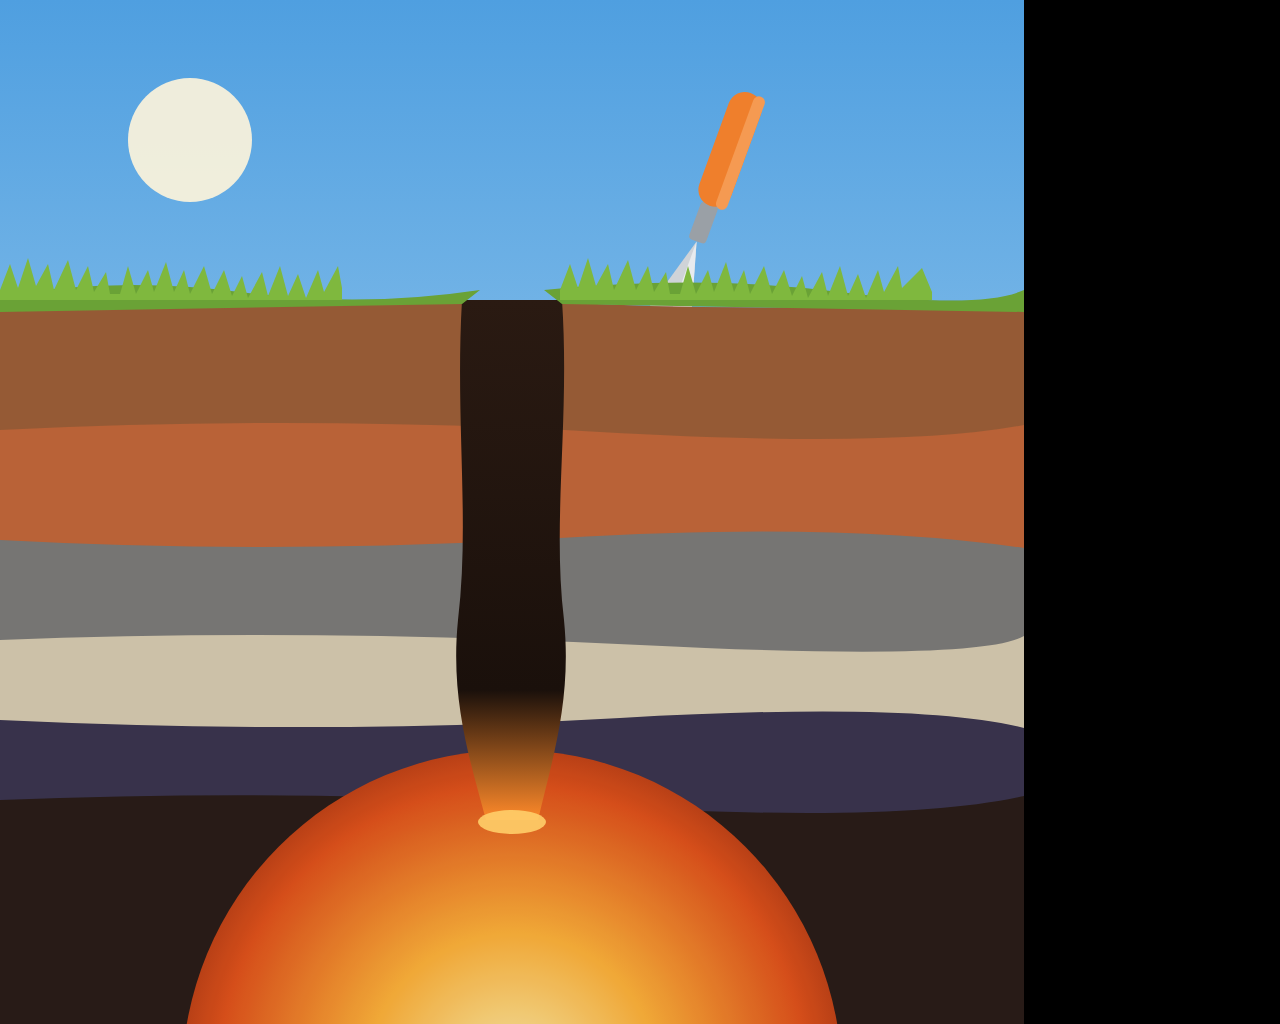
<file: tools/icon.html>
<!doctype html>
<html><head><meta charset="utf-8"><style>html,body{margin:0;background:#000}svg{display:block}</style></head>
<body>
<!-- App icon: a cross-section of the Earth's layers with a shaft dug down to a glowing core. -->
<svg id="icon" width="1024" height="1024" viewBox="0 0 1024 1024" xmlns="http://www.w3.org/2000/svg">
  <defs>
    <linearGradient id="sky" x1="0" y1="0" x2="0" y2="1"><stop offset="0" stop-color="#4f9fe0"/><stop offset="1" stop-color="#bfe0f4"/></linearGradient>
    <radialGradient id="core" cx="512" cy="1080" r="420" gradientUnits="userSpaceOnUse"><stop offset="0" stop-color="#fff2b0"/><stop offset=".35" stop-color="#ffb23a"/><stop offset=".7" stop-color="#e2531c"/><stop offset="1" stop-color="#7a1e0a"/></radialGradient>
    <linearGradient id="shaft" x1="0" y1="0" x2="0" y2="1"><stop offset="0" stop-color="#2a1a12"/><stop offset=".75" stop-color="#1a100b"/><stop offset="1" stop-color="#ff8a2a"/></linearGradient>
    <clipPath id="ground"><rect x="0" y="300" width="1024" height="724"/></clipPath>
  </defs>
  <rect width="1024" height="1024" fill="url(#sky)"/>
  <circle cx="190" cy="140" r="62" fill="#fff6dc" opacity=".9"/>
  <!-- trowel stuck in the ground next to the hole -->
  <g transform="translate(700 232) rotate(200)">
    <path d="M0 -10 L-40 -150 Q0 -230 40 -150 Z" fill="#cfd3d8"/>
    <path d="M0 -10 L-40 -150 Q0 -230 0 -230 Z" fill="#e8ebee"/>
    <rect x="-9" y="-10" width="18" height="40" rx="4" fill="#9aa0a6"/>
    <rect x="-17" y="28" width="34" height="120" rx="17" fill="#ef7f2c"/>
    <rect x="-17" y="28" width="12" height="120" rx="6" fill="#f59a52"/>
  </g>
  <g clip-path="url(#ground)">
    <path d="M0 300 Q256 285 512 300 T1024 300 V1024 H0Z" fill="#9e6038"/>
    <path d="M0 430 Q300 415 600 432 T1024 425 V1024 H0Z" fill="#c4683a"/>
    <path d="M0 540 Q280 555 560 538 T1024 548 V1024 H0Z" fill="#7d7c7a"/>
    <path d="M0 640 Q300 628 640 645 T1024 636 V1024 H0Z" fill="#d9cdb2"/>
    <path d="M0 720 Q320 735 620 718 T1024 728 V1024 H0Z" fill="#3b3550"/>
    <path d="M0 800 Q300 788 600 806 T1024 796 V1024 H0Z" fill="#2a1d18"/>
    <circle cx="512" cy="1080" r="330" fill="url(#core)"/>
    <!-- soft shading on each band -->
    <rect x="0" y="300" width="1024" height="724" fill="#000" opacity=".06"/>
    <!-- the shaft -->
    <path d="M462 300 C455 420 470 520 458 620 C450 700 470 760 486 820 L538 820 C552 760 572 700 564 620 C552 520 570 420 562 300 Z" fill="url(#shaft)"/>
    <ellipse cx="512" cy="822" rx="34" ry="12" fill="#ffcf6a" opacity=".9"/>
  </g>
  <!-- grass lip -->
  <path d="M0 296 Q120 276 240 292 T480 290 L462 304 L0 312Z" fill="#6aa236"/>
  <path d="M562 304 L544 290 Q700 274 840 292 T1024 290 V312 Z" fill="#6aa236"/>
  <path d="M0 290 l10-26 8 24 10-30 8 28 12-22 6 26 14-30 8 30 12-24 6 26 12-20 4 22h10l8-28 8 28 12-24 6 22 12-30 8 30 10-22 6 24 14-28 8 28 12-24 8 26 10-20 6 22 14-26 6 24 12-30 8 30 10-22 8 24 12-28 6 22 14-26 4 22 V300 H0Z" fill="#7fb83e"/>
  <path d="M560 290 l10-26 8 24 10-30 8 28 12-22 6 26 14-30 8 30 12-24 6 26 12-20 4 22h10l8-28 8 28 12-24 6 22 12-30 8 30 10-22 6 24 14-28 8 28 12-24 8 26 10-20 6 22 14-26 6 24 12-30 8 30 10-22 8 24 12-28 6 22 14-26 4 22 l20-20 10 24 V300 H560Z" fill="#7fb83e"/>
</svg>
</body></html>
</file>
